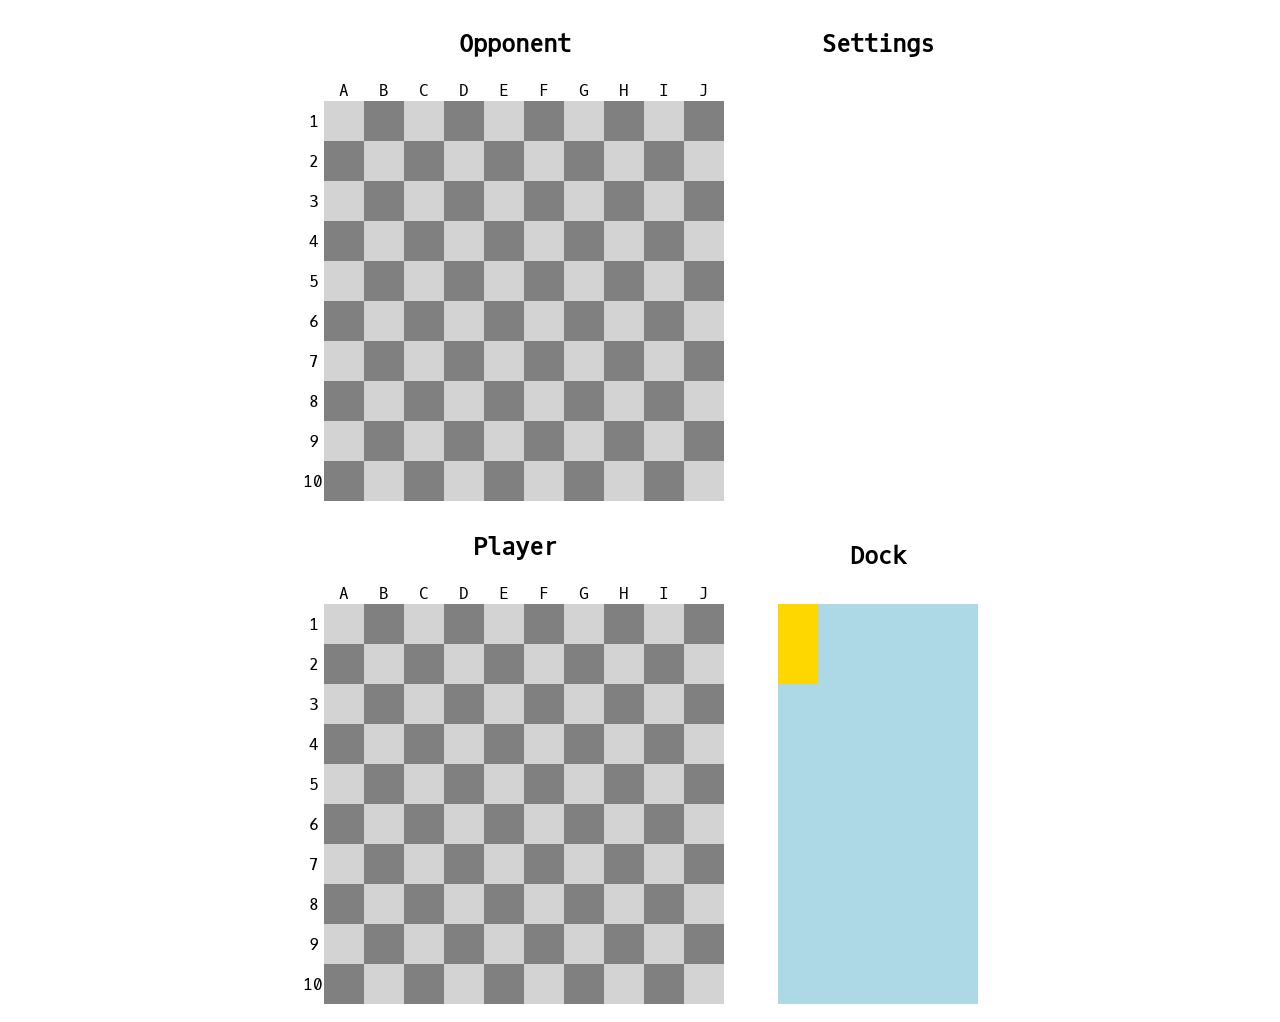
<file: index.html>
<!DOCTYPE html>
<html lang="en">
<head>
  <meta charset="UTF-8">
  <meta name="viewport" content="width=device-width, initial-scale=1.0">
  <link rel="stylesheet" href="styles.css">
  <!-- Include google font -->
  <link rel="preconnect" href="https://fonts.gstatic.com">
  <link href="https://fonts.googleapis.com/css2?family=Oxygen+Mono&display=swap" rel="stylesheet">
  <title>Battleship!</title>
</head>
<body>
  <div class="game_container">
    <div class="board_column">
      <div class="board" id="board_1">
        <h2 class="heading">Opponent</h2>
        <div class="letters"></div>
        <div class="numbers"></div>
      </div>
      <div class="board" id="board_2">
        <h2 class="heading">Player</h2>
        <div class="letters"></div>
        <div class="numbers"></div>
      </div>
    </div>
    <div class="info_column">
      <h2 class="heading">Settings</h2>
      <div class="settings"></div>
      <h2 class="heading">Dock</h2>
      <div class="dock">
        <div class="ship destroyer" draggable="true"></div>
      </div>
    </div>
  </div>
  <script src="app.js"></script>
</body>
</html>
</file>
<file: styles.css>
/* Main */
.game_container {
  display: grid;
  flex-direction: column;
  justify-content: center;
  font-family: "Oxygen Mono";
  font-size: 16px;
  grid-column-gap: 50px;
}

.board_column {
  grid-column: 1 / span 1;
  grid-row: 1 / 4;
  display: grid
}

.info_column {
  grid-column: 2 / span 1;
  grid-row: 1 / 2;
}

.heading {
  display: block;
  justify-content: center;
  text-align: center;
}

/* Board */

#board_1 {
  grid-row: 1 / 2;
}

#board_2 {
  grid-row: 3 / 4;
}

.square {
  display: inline-block;
  height: 40px;
  width: 40px;
  margin: 0px; 
}

.sqr1 {
  background-color: grey;
}

.sqr2 {
  background-color: lightgray;
}

.numbers {
  list-style-type: none;
  height: 400px;
  width: 5%;
  margin-top: 10px;
  display: flex;
  float: left;
  flex-direction: column;
  justify-content: center;
  text-align: right;
}

.letters {
  list-style-type: none;
  position: relative;
  left: 5%;
  width: 400px;
  display: flex;
  justify-content: space-around;
  align-items: center;
}

.number{
  height: 40px;
  margin-right: 5px;
}

.row {
  position: relative;
  display: flex;
}

/* Info / Misc */

.settings {
  height: 440px;
}

.dock {
  margin-top: 32px;
  width: 200px;
  height: 400px;
  background-color: lightblue;
  grid-row: 3 / 4;
}

/* Ships */

.ship {
  width: 40px;
  background-color: gold;
}

.destroyer {
  height: 80px;
}

.hover {
  background-color:tomato ;
}
</file>
